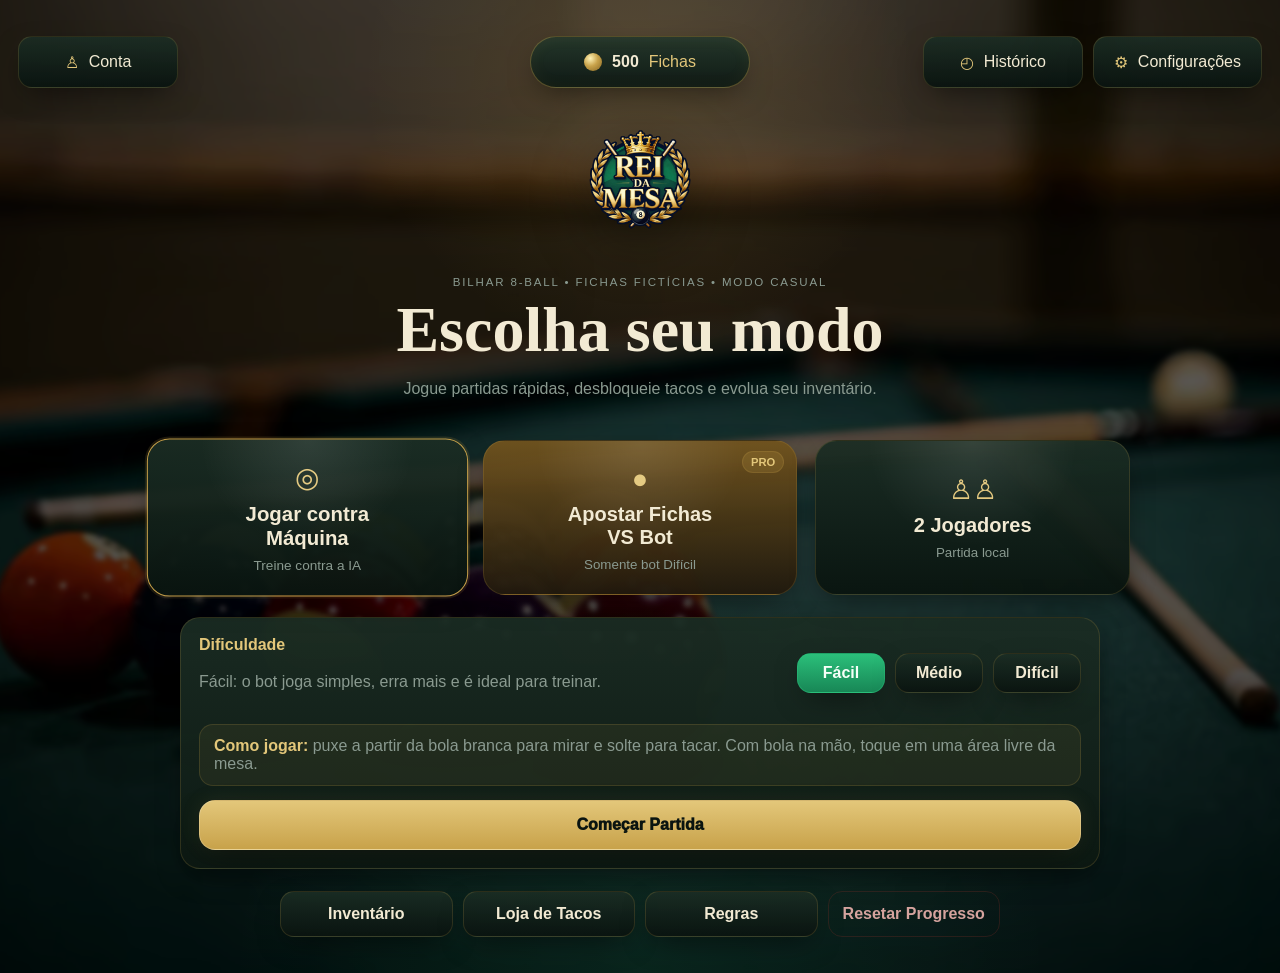
<file: index.html>
<!DOCTYPE html>
<html lang="pt-BR">
<head>
  <meta charset="UTF-8" />
  <meta name="viewport" content="width=device-width, initial-scale=1.0" />
  <title>Rei da Mesa</title>
  <link rel="stylesheet" href="styles.css" />
</head>
<body>
  <main class="app-root">
    <section id="menuScreen" class="screen menu-screen" aria-label="Menu principal do jogo Rei da Mesa">
      <div class="menu-bg" aria-hidden="true"></div>
      <div class="menu-overlay" aria-hidden="true"></div>

      <header class="top-strip" aria-label="Barra principal">
        <div class="top-left">
          <button class="top-btn" id="accountBtn" type="button" aria-label="Abrir conta do jogador">
            <span class="btn-icon" aria-hidden="true">♙</span><span>Conta</span>
          </button>
        </div>
        <div class="top-center">
          <div class="chips-pill" id="menuChipsPill" aria-label="Saldo de fichas fictícias">
            <span class="coin-icon" aria-hidden="true">●</span><strong id="menuChips">500</strong><span>Fichas</span>
          </div>
        </div>
        <div class="top-right-actions">
          <button class="top-btn" id="historyBtn" type="button" aria-label="Abrir histórico de partidas">
            <span class="btn-icon" aria-hidden="true">◴</span><span>Histórico</span>
          </button>
          <button class="top-btn" id="settingsBtn" type="button" aria-label="Abrir configurações">
            <span class="btn-icon" aria-hidden="true">⚙</span><span>Configurações</span>
          </button>
        </div>
      </header>

      <div class="menu-center-wrap">
        <img src="assets/logo/logo-rei-da-mesa.png" alt="Logo Rei da Mesa" class="main-logo" />
        <div class="hero-copy">
          <p class="eyebrow">bilhar 8-ball • fichas fictícias • modo casual</p>
          <h1>Escolha seu modo</h1>
          <p>Jogue partidas rápidas, desbloqueie tacos e evolua seu inventário.</p>
        </div>

        <div class="main-actions-grid" role="group" aria-label="Modos de jogo">
          <button class="hero-option blue-option active" id="vsBotBtn" type="button" aria-label="Selecionar jogar contra máquina">
            <span class="icon" aria-hidden="true">◎</span>
            <span>Jogar contra<br>Máquina</span>
            <small>Treine contra a IA</small>
          </button>
          <button class="hero-option gold-option" id="betBotBtn" type="button" aria-label="Selecionar partida com fichas fictícias contra bot difícil">
            <span class="pro-badge">PRO</span>
            <span class="icon" aria-hidden="true">●</span>
            <span>Apostar Fichas<br>VS Bot</span>
            <small>Somente bot Difícil</small>
          </button>
          <button class="hero-option blue-option" id="twoPlayersBtn" type="button" aria-label="Selecionar modo dois jogadores local">
            <span class="icon" aria-hidden="true">♙♙</span>
            <span>2 Jogadores</span>
            <small>Partida local</small>
          </button>
        </div>

        <div class="menu-panel card" id="modePanel">
          <div class="panel-row" id="difficultyRow">
            <div>
              <div class="row-title">Dificuldade</div>
              <p class="panel-note" id="difficultyDescription">Fácil: ideal para treinar, o bot erra mais e joga simples.</p>
            </div>
            <div class="choice-group" id="difficultyGroup">
              <button class="choice-btn active" data-difficulty="easy" type="button" aria-label="Dificuldade fácil">Fácil</button>
              <button class="choice-btn" data-difficulty="medium" type="button" aria-label="Dificuldade média">Médio</button>
              <button class="choice-btn" data-difficulty="hard" type="button" aria-label="Dificuldade difícil">Difícil</button>
            </div>
          </div>
          <div class="panel-row hidden" id="betRow">
            <div>
              <div class="row-title">Aposta de fichas</div>
              <p class="panel-note">Fichas são apenas economia fictícia do jogo. Não há dinheiro real.</p>
            </div>
            <div class="choice-group" id="betGroup">
              <button class="choice-btn active" data-bet="25" type="button">25</button>
              <button class="choice-btn" data-bet="50" type="button">50</button>
              <button class="choice-btn" data-bet="100" type="button">100</button>
              <button class="choice-btn" data-bet="250" type="button">250</button>
            </div>
          </div>
          <div class="quick-guide">
            <strong>Como jogar:</strong> puxe a partir da bola branca para mirar e solte para tacar. Com bola na mão, toque em uma área livre da mesa.
          </div>
          <button class="start-btn" id="startBtn" type="button">Começar Partida</button>
        </div>

        <nav class="lower-actions" aria-label="Ações secundárias">
          <button class="slim-btn" id="inventoryBtn" type="button" aria-label="Abrir inventário de tacos">Inventário</button>
          <button class="slim-btn" id="shopBtn" type="button" aria-label="Abrir loja de tacos">Loja de Tacos</button>
          <button class="slim-btn" id="rulesBtn" type="button" aria-label="Abrir regras da bola oito">Regras</button>
          <button class="slim-btn danger-text" id="resetBtn" type="button" aria-label="Resetar progresso do jogo">Resetar Progresso</button>
        </nav>
      </div>
    </section>

    <section id="gameScreen" class="screen game-screen hidden" aria-label="Tela da partida">
      <div class="orientation-hint">Para jogar melhor no celular, vire a tela para o modo paisagem.</div>
      <div class="game-wrapper">
        <header class="game-header card">
          <div class="game-header-left">
            <button class="round-btn" id="backMenuBtn" type="button" aria-label="Voltar ao menu">☰</button>
            <button class="round-btn" id="gameAccountBtn" type="button" aria-label="Abrir conta">♙</button>
            <button class="round-btn" id="restartMatchBtn" type="button" aria-label="Reiniciar partida atual">R</button>
            <div class="table-mode" id="modeLabel">VS Bot • Fácil</div>
          </div>
          <div class="game-header-center">
            <div class="player-chip active-turn" id="player0Chip">
              <img src="assets/avatars/avatar-1.png" alt="Avatar do Jogador 1" id="player0AvatarImg">
              <div>
                <strong id="player0Name">Você</strong>
                <small id="player0Group">Grupo aberto</small>
              </div>
            </div>
            <div class="turn-box">
              <span>Vez</span>
              <strong id="turnLabel">Jogador 1</strong>
              <small id="turnTimer">30s</small>
            </div>
            <div class="player-chip" id="player1Chip">
              <div>
                <strong id="player1Name">Bot Fácil</strong>
                <small id="player1Group">Grupo aberto</small>
              </div>
              <img src="assets/avatars/avatar-2.png" alt="Avatar do Jogador 2" id="player1AvatarImg">
            </div>
          </div>
          <div class="game-header-right">
            <div class="chips-pill small"><span class="coin-icon" aria-hidden="true">●</span><strong id="gameChips">500</strong></div>
            <button class="round-btn" id="gameHistoryBtn" type="button" aria-label="Abrir histórico">◴</button>
          </div>
        </header>

        <div class="game-body">
          <div class="game-main-area card">
            <div class="canvas-toolbar">
              <div class="toolbar-badge" id="statusBadge">Mesa aberta</div>
              <div class="toolbar-badge cue-name" id="cueNameBadge">Taco Básico</div>
              <div class="toolbar-badge tip" id="contextTip">Dica: use a linha pontilhada para prever a batida.</div>
            </div>
            <div class="canvas-holder" id="canvasHolder">
              <canvas id="gameCanvas" width="1400" height="840" aria-label="Mesa de bilhar em canvas">Seu navegador não suporta Canvas. Use um navegador moderno para jogar Rei da Mesa.</canvas>
            </div>
          </div>

          <aside class="game-side-panel card" aria-label="Painel de controle da partida">
            <div class="side-section power-section">
              <div class="side-title">Potência</div>
              <div class="power-vertical" aria-hidden="true"><div id="powerFill"></div></div>
              <small>Quanto mais longe puxar, mais forte será a tacada.</small>
            </div>
            <div class="side-section spin-section">
              <div class="side-title">Efeito</div>
              <div class="spin-control" id="spinControl" aria-label="Controle visual de efeito da bola branca">
                <div class="spin-dot" id="spinDot"></div>
              </div>
              <small>Controle visual de efeito. Mantido simples para jogabilidade casual.</small>
            </div>
            <div class="side-section">
              <div class="side-title">Bolas restantes</div>
              <div class="balls-grid" id="remainingBalls"></div>
            </div>
            <div class="side-section">
              <div class="side-title">Tacos</div>
              <div class="cue-mini-list" id="cueList"></div>
            </div>
          </aside>
        </div>
      </div>
    </section>
  </main>

  <dialog id="accountDialog" class="modal">
    <div class="modal-card large-card">
      <div class="modal-header">
        <h2>Conta</h2>
        <button class="close-btn" data-close="accountDialog" type="button" aria-label="Fechar conta">✕</button>
      </div>
      <div class="account-grid">
        <div class="card inner-card account-profile-card">
          <h3>Perfil do Jogador</h3>
          <div class="profile-editor">
            <label class="setting-row compact-row">
              <span>Nome</span>
              <input type="text" id="playerNameInput" maxlength="18" placeholder="Você" aria-label="Nome do jogador">
            </label>
            <div class="account-summary-row">
              <div class="summary-pill">Fichas: <strong id="accountChips">500</strong></div>
              <div class="summary-pill">Taco atual: <strong id="accountSelectedCue">Taco Básico</strong></div>
            </div>
          </div>
          <h3>Avatar</h3>
          <div class="avatar-grid" id="avatarGrid"></div>
        </div>
        <div class="card inner-card">
          <h3>Inventário de tacos</h3>
          <p class="modal-help">Aqui ficam os tacos desbloqueados ou comprados. Cada taco melhora força e precisão de mira.</p>
          <div class="inventory-list" id="inventoryList"></div>
        </div>
      </div>
    </div>
  </dialog>

  <dialog id="shopDialog" class="modal">
    <div class="modal-card large-card">
      <div class="modal-header">
        <h2>Loja de Tacos</h2>
        <button class="close-btn" data-close="shopDialog" type="button" aria-label="Fechar loja">✕</button>
      </div>
      <p class="modal-help">Compre tacos usando apenas fichas fictícias do jogo. Não há dinheiro real.</p>
      <div class="shop-list" id="shopList"></div>
    </div>
  </dialog>

  <dialog id="historyDialog" class="modal">
    <div class="modal-card">
      <div class="modal-header">
        <h2>Histórico</h2>
        <div class="modal-actions">
          <button class="mini-action-btn" id="clearHistoryBtn" type="button">Limpar</button>
          <button class="close-btn" data-close="historyDialog" type="button" aria-label="Fechar histórico">✕</button>
        </div>
      </div>
      <div class="history-list" id="historyList"></div>
    </div>
  </dialog>

  <dialog id="settingsDialog" class="modal">
    <div class="modal-card">
      <div class="modal-header">
        <h2>Configurações</h2>
        <button class="close-btn" data-close="settingsDialog" type="button" aria-label="Fechar configurações">✕</button>
      </div>
      <div class="settings-list">
        <label class="setting-row">
          <span>Volume</span>
          <input type="range" id="volumeSlider" min="0" max="100" value="55" aria-label="Volume">
        </label>
        <label class="setting-row">
          <span>Sensibilidade da mira</span>
          <input type="range" id="aimSensitivitySlider" min="60" max="150" value="100" aria-label="Sensibilidade da mira">
        </label>
        <label class="setting-row">
          <span>Assistência de mira</span>
          <input type="checkbox" id="aimAssistToggle" checked aria-label="Assistência de mira">
        </label>
        <label class="setting-row">
          <span>Mesa rápida</span>
          <input type="checkbox" id="fastTableToggle" aria-label="Mesa rápida">
        </label>
      </div>
    </div>
  </dialog>

  <dialog id="rulesDialog" class="modal">
    <div class="modal-card large-card">
      <div class="modal-header">
        <h2>Regras da Bola 8</h2>
        <button class="close-btn" data-close="rulesDialog" type="button" aria-label="Fechar regras">✕</button>
      </div>
      <ol class="rules-list">
        <li>A mesa começa aberta. O grupo é definido pela primeira bola lisa ou listrada encaçapada legalmente.</li>
        <li>Bolas 1 a 7 são lisas. Bolas 9 a 15 são listradas. A bola 8 só pode ser encaçapada no final.</li>
        <li>Após definir o grupo, você deve acertar primeiro uma bola do seu grupo.</li>
        <li>Se encaçapar uma bola do seu grupo em jogada legal, continua jogando.</li>
        <li>É falta encaçapar a branca, não encostar em nenhuma bola ou atingir primeiro uma bola errada.</li>
        <li>Depois de uma falta, o adversário recebe bola na mão.</li>
        <li>Encaçapar a bola 8 antes da hora perde o jogo.</li>
      </ol>
    </div>
  </dialog>

  <dialog id="resetConfirmDialog" class="modal">
    <div class="modal-card confirm-card">
      <div class="modal-header">
        <h2>Tem certeza?</h2>
        <button class="close-btn" data-close="resetConfirmDialog" type="button" aria-label="Cancelar reset">✕</button>
      </div>
      <p class="confirm-text">Isso vai apagar fichas, histórico, nome, taco equipado e desbloqueios locais.</p>
      <label class="reset-check"><input type="checkbox" id="resetAgree"> Entendo que perderei minhas fichas e itens locais.</label>
      <div class="confirm-actions">
        <button class="slim-btn" data-close="resetConfirmDialog" type="button">Cancelar</button>
        <button class="slim-btn danger" id="confirmResetBtn" type="button" disabled>Sim, resetar</button>
      </div>
    </div>
  </dialog>

  <dialog id="messageDialog" class="modal">
    <div class="modal-card confirm-card">
      <div class="modal-header">
        <h2 id="messageTitle">Aviso</h2>
        <button class="close-btn" data-close="messageDialog" type="button" aria-label="Fechar aviso">✕</button>
      </div>
      <p class="confirm-text" id="messageText">Mensagem do jogo.</p>
      <div class="confirm-actions">
        <button class="start-btn" data-close="messageDialog" type="button">Entendi</button>
      </div>
    </div>
  </dialog>

  <dialog id="tutorialDialog" class="modal">
    <div class="modal-card large-card tutorial-card">
      <div class="modal-header">
        <h2>Tutorial rápido</h2>
        <button class="close-btn" data-close="tutorialDialog" type="button" aria-label="Fechar tutorial">✕</button>
      </div>
      <div class="tutorial-grid">
        <div><strong>1. Mire</strong><p>Arraste a partir da bola branca. A linha pontilhada mostra a direção.</p></div>
        <div><strong>2. Controle força</strong><p>Quanto mais longe puxar, maior a potência da tacada.</p></div>
        <div><strong>3. Bola 8</strong><p>Derrube todas as bolas do seu grupo antes de encaçapar a 8.</p></div>
      </div>
      <button class="start-btn" id="tutorialOkBtn" type="button">Começar</button>
    </div>
  </dialog>

  <dialog id="endDialog" class="modal">
    <div class="modal-card end-card">
      <div class="trophy">★</div>
      <h2 id="endTitle">Vitória!</h2>
      <p id="endText">Você venceu a partida.</p>
      <div class="end-actions">
        <button class="start-btn" id="playAgainBtn" type="button">Jogar Novamente</button>
        <button class="slim-btn" id="endMenuBtn" type="button">Voltar ao Menu</button>
      </div>
    </div>
  </dialog>

  <div class="toast-stack" id="toastStack" aria-live="polite" aria-atomic="true"></div>
  <script src="script.js"></script>
</body>
</html>
</file>
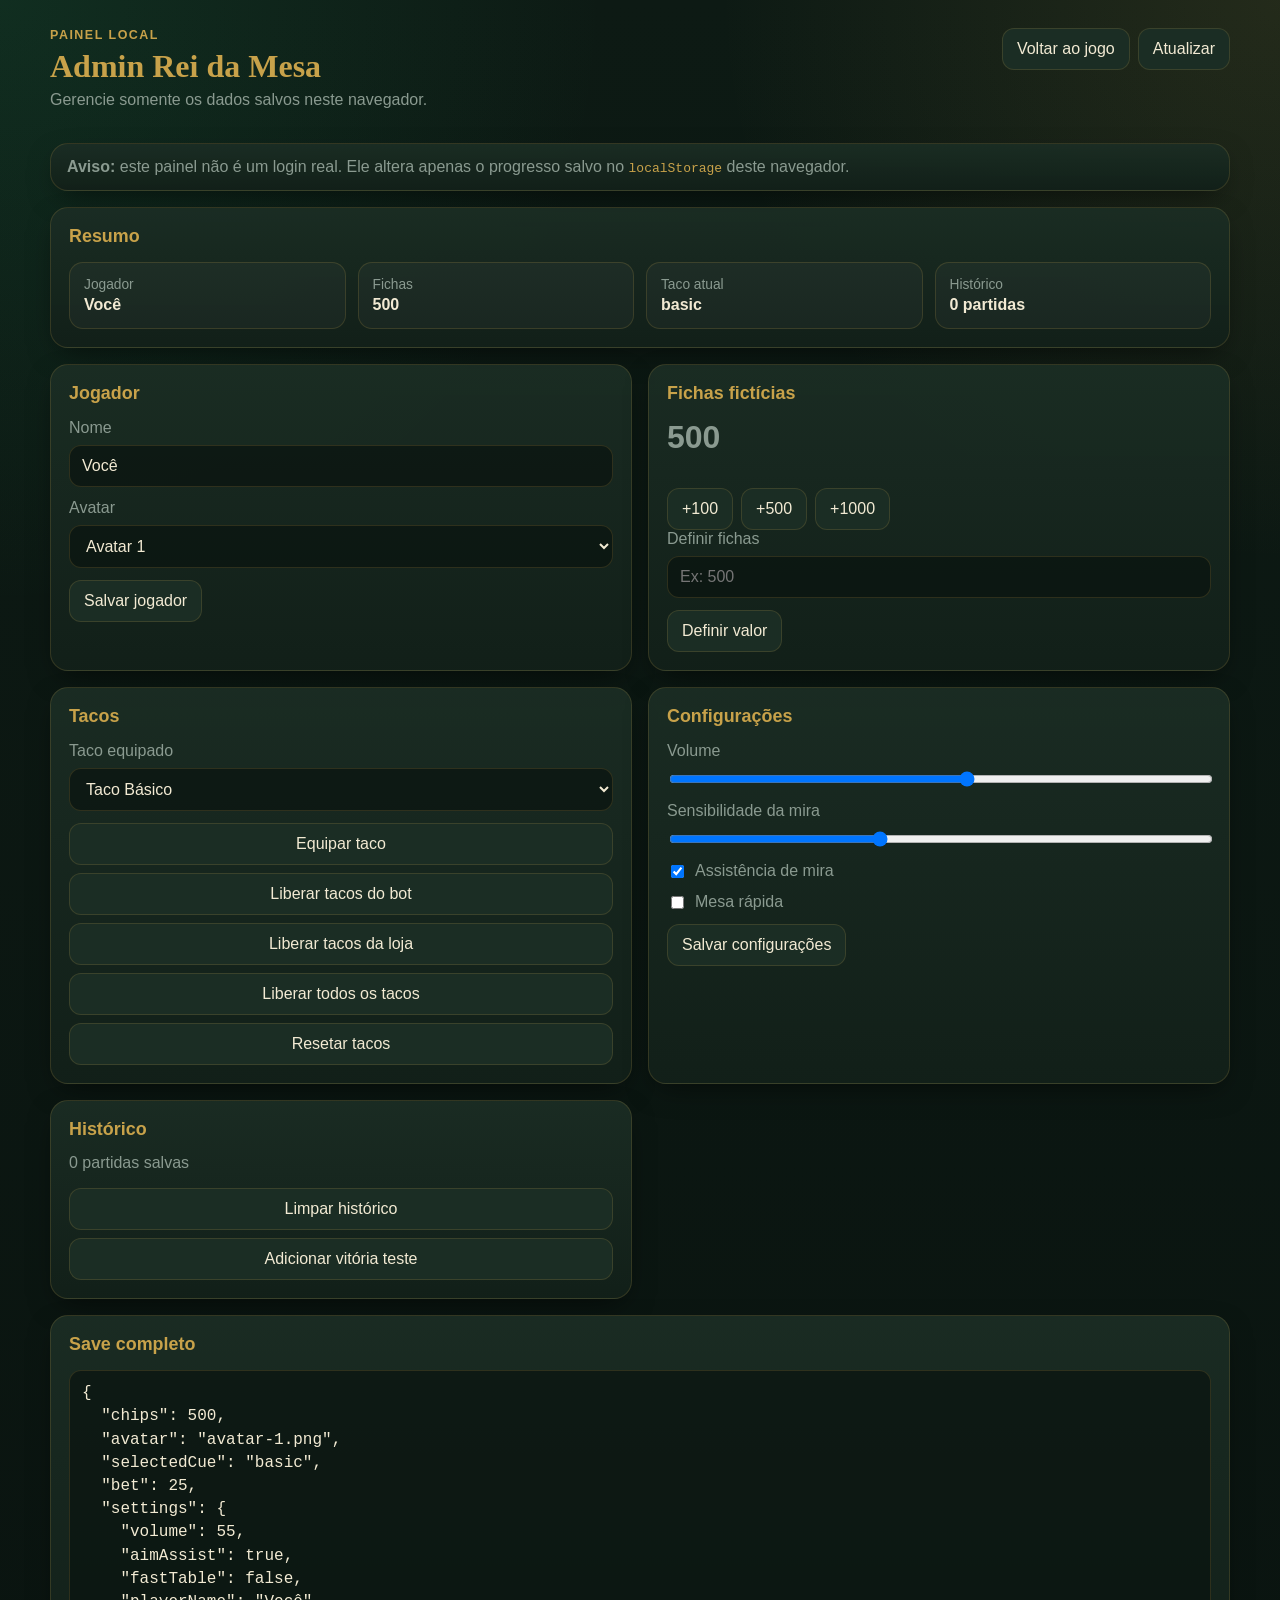
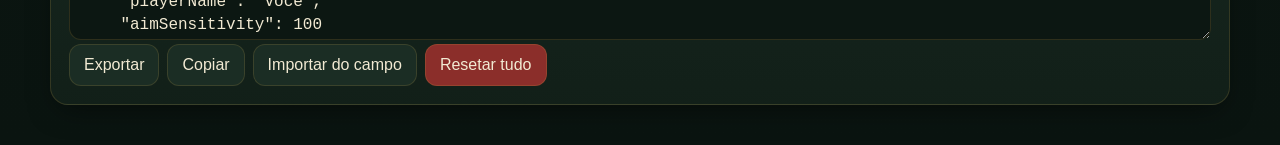
<file: admin.html>
<!DOCTYPE html>
<html lang="pt-BR">
<head>
  <meta charset="UTF-8" />
  <meta name="viewport" content="width=device-width, initial-scale=1.0" />
  <title>Admin - Rei da Mesa</title>
  <link rel="stylesheet" href="admin.css" />
</head>
<body>
  <main class="admin">
    <header class="admin-header">
      <div>
        <p class="eyebrow">Painel local</p>
        <h1>Admin Rei da Mesa</h1>
        <p class="subtitle">Gerencie somente os dados salvos neste navegador.</p>
      </div>
      <div class="header-actions">
        <a class="back-btn" href="index.html">Voltar ao jogo</a>
        <button id="refreshBtn" type="button">Atualizar</button>
      </div>
    </header>

    <section class="warning-card">
      <strong>Aviso:</strong> este painel não é um login real. Ele altera apenas o progresso salvo no <code>localStorage</code> deste navegador.
    </section>

    <section class="grid">
      <article class="card status-card">
        <h2>Resumo</h2>
        <div class="stats">
          <div><span>Jogador</span><strong id="summaryName">Você</strong></div>
          <div><span>Fichas</span><strong id="summaryChips">500</strong></div>
          <div><span>Taco atual</span><strong id="summaryCue">basic</strong></div>
          <div><span>Histórico</span><strong id="summaryHistory">0 partidas</strong></div>
        </div>
      </article>

      <article class="card">
        <h2>Jogador</h2>
        <label>
          Nome
          <input id="playerName" type="text" maxlength="18" placeholder="Você" />
        </label>
        <label>
          Avatar
          <select id="avatarSelect">
            <option value="avatar-1.png">Avatar 1</option>
            <option value="avatar-2.png">Avatar 2</option>
            <option value="avatar-3.png">Avatar 3</option>
            <option value="avatar-4.png">Avatar 4</option>
            <option value="avatar-5.png">Avatar 5</option>
            <option value="avatar-6.png">Avatar 6</option>
          </select>
        </label>
        <button id="savePlayerBtn" type="button">Salvar jogador</button>
      </article>

      <article class="card">
        <h2>Fichas fictícias</h2>
        <p class="big-number" id="chipsValue">500</p>
        <div class="actions">
          <button data-add-chips="100" type="button">+100</button>
          <button data-add-chips="500" type="button">+500</button>
          <button data-add-chips="1000" type="button">+1000</button>
        </div>
        <label>
          Definir fichas
          <input id="setChipsInput" type="number" min="0" placeholder="Ex: 500" />
        </label>
        <button id="setChipsBtn" type="button">Definir valor</button>
      </article>

      <article class="card">
        <h2>Tacos</h2>
        <label>
          Taco equipado
          <select id="selectedCue">
            <option value="basic">Taco Básico</option>
            <option value="easy">Taco Bronze</option>
            <option value="medium">Taco Azul</option>
            <option value="hard">Taco Inferno</option>
            <option value="ruby">Taco Ruby</option>
            <option value="sapphire">Taco Sapphire</option>
            <option value="emerald">Taco Emerald</option>
            <option value="obsidian">Taco Obsidian</option>
            <option value="aurora">Taco Aurora</option>
            <option value="titan">Taco Titan</option>
            <option value="royal">Taco Royal</option>
          </select>
        </label>
        <div class="actions vertical">
          <button id="saveCueBtn" type="button">Equipar taco</button>
          <button id="unlockBotCuesBtn" type="button">Liberar tacos do bot</button>
          <button id="unlockShopCuesBtn" type="button">Liberar tacos da loja</button>
          <button id="unlockAllCuesBtn" type="button">Liberar todos os tacos</button>
          <button id="resetCuesBtn" type="button">Resetar tacos</button>
        </div>
      </article>

      <article class="card">
        <h2>Configurações</h2>
        <label>
          Volume
          <input id="volumeInput" type="range" min="0" max="100" />
        </label>
        <label>
          Sensibilidade da mira
          <input id="aimSensitivityInput" type="range" min="50" max="180" />
        </label>
        <label class="check-row">
          <input id="aimAssistInput" type="checkbox" />
          Assistência de mira
        </label>
        <label class="check-row">
          <input id="fastTableInput" type="checkbox" />
          Mesa rápida
        </label>
        <button id="saveSettingsBtn" type="button">Salvar configurações</button>
      </article>

      <article class="card">
        <h2>Histórico</h2>
        <p id="historyCount">0 partidas</p>
        <div class="actions vertical">
          <button id="clearHistoryBtn" type="button">Limpar histórico</button>
          <button id="addWinHistoryBtn" type="button">Adicionar vitória teste</button>
        </div>
      </article>

      <article class="card wide">
        <h2>Save completo</h2>
        <textarea id="saveOutput" spellcheck="false"></textarea>
        <div class="actions">
          <button id="exportSaveBtn" type="button">Exportar</button>
          <button id="copySaveBtn" type="button">Copiar</button>
          <button id="importSaveBtn" type="button">Importar do campo</button>
          <button id="resetAllBtn" class="danger" type="button">Resetar tudo</button>
        </div>
      </article>
    </section>
  </main>

  <div id="toast" class="toast" role="status" aria-live="polite"></div>

  <dialog id="confirmDialog" class="confirm-dialog">
    <form method="dialog" class="confirm-card">
      <h2>Confirmar ação</h2>
      <p id="confirmText">Tem certeza?</p>
      <div class="actions right">
        <button value="cancel" type="submit">Cancelar</button>
        <button id="confirmOkBtn" value="ok" class="danger" type="submit">Confirmar</button>
      </div>
    </form>
  </dialog>

  <script src="admin.js"></script>
</body>
</html>
</file>
<file: styles.css>
:root {
  --background: #0a1410;
  --background-2: #06100c;
  --surface: #122019;
  --surface-2: #1b2d24;
  --surface-3: rgba(18, 32, 25, .88);
  --primary: #c8a24a;
  --primary-2: #e3c77a;
  --primary-foreground: #0a1410;
  --accent: #2bbf7a;
  --accent-2: #188756;
  --destructive: #8b2e2a;
  --foreground: #f2ead3;
  --muted-foreground: #8a9a90;
  --border: rgba(200, 162, 74, .18);
  --border-strong: rgba(200, 162, 74, .38);
  --shadow: 0 10px 30px -10px rgba(0, 0, 0, .6);
  --radius-xl: 28px;
  --radius-lg: 20px;
  --radius-md: 16px;
  --radius-sm: 12px;
  --focus: 0 0 0 2px var(--primary), 0 0 0 5px rgba(200, 162, 74, .18);
}

* { box-sizing: border-box; }
html, body { margin: 0; min-height: 100%; }
body {
  font-family: Inter, Manrope, "Segoe UI", Arial, sans-serif;
  color: var(--foreground);
  background: radial-gradient(circle at top, #173327 0%, var(--background) 52%, #030806 100%);
  overflow-x: hidden;
}
button, input { font: inherit; }
button { cursor: pointer; border: 0; color: inherit; }
img { display: block; max-width: 100%; }
.hidden { display: none !important; }
.screen { min-height: 100svh; }
:focus-visible { outline: none; box-shadow: var(--focus); }

.card, .modal-card {
  background: linear-gradient(180deg, rgba(27, 45, 36, .94), rgba(13, 25, 19, .96));
  border: 1px solid var(--border);
  border-radius: var(--radius-lg);
  box-shadow: var(--shadow);
}

.menu-screen { position: relative; overflow: hidden; padding: 18px; }
.menu-bg {
  position: absolute; inset: 0;
  background:
    linear-gradient(180deg, rgba(0,0,0,.55), rgba(0,0,0,.68)),
    url('./assets/backgrounds/lobby-bg-custom.png') center/cover no-repeat;
  filter: blur(2px) saturate(.96) brightness(.86);
  transform: scale(1.015);
}
.menu-overlay {
  position: absolute; inset: 0;
  background:
    radial-gradient(circle at 50% 8%, rgba(200,162,74,.16), transparent 25%),
    radial-gradient(circle at 50% 100%, rgba(43,191,122,.10), transparent 35%);
}
.top-strip {
  position: sticky;
  top: 12px;
  z-index: 5;
  height: 64px;
  display: grid;
  grid-template-columns: 1fr auto 1fr;
  align-items: center;
  gap: 12px;
}
.top-left { justify-self: start; }
.top-center { justify-self: center; }
.top-right-actions { justify-self: end; display: flex; align-items: center; gap: 10px; }
.top-btn, .chips-pill, .slim-btn, .choice-btn, .round-btn, .mini-action-btn, .close-btn, .start-btn, .hero-option, .inventory-card, .shop-card, .cue-item, .avatar-option {
  transition: transform .18s ease, filter .18s ease, border-color .18s ease, background .18s ease, box-shadow .18s ease;
}
.top-btn, .round-btn, .mini-action-btn, .close-btn, .slim-btn, .choice-btn {
  background: linear-gradient(180deg, rgba(27,45,36,.90), rgba(10,20,16,.96));
  border: 1px solid var(--border);
  border-radius: 14px;
  box-shadow: var(--shadow);
}
.top-btn { min-width: 160px; height: 52px; padding: 0 20px; display: inline-flex; gap: 10px; align-items: center; justify-content: center; color: var(--foreground); }
.btn-icon { color: var(--primary-2); }
.chips-pill {
  min-width: 220px;
  height: 52px;
  padding: 0 22px;
  border-radius: 999px;
  display: inline-flex;
  align-items: center;
  justify-content: center;
  gap: 10px;
  color: var(--primary-2);
  background: linear-gradient(180deg, rgba(35, 54, 43, .96), rgba(14, 25, 20, .98));
  border: 1px solid var(--border-strong);
  box-shadow: var(--shadow), inset 0 0 16px rgba(200,162,74,.06);
}
.chips-pill strong { color: var(--foreground); }
.chips-pill.small { min-width: 120px; height: 44px; padding: 0 16px; }
.coin-icon { width: 18px; height: 18px; border-radius: 50%; background: radial-gradient(circle at 35% 30%, #fff2b5, var(--primary) 45%, #846422 100%); color: transparent; animation: coinPulse 2.4s ease-in-out infinite; }
@keyframes coinPulse { 0%,100%{transform:scale(1)} 50%{transform:scale(1.1)} }

.menu-center-wrap { position: relative; z-index: 2; min-height: calc(100svh - 96px); display: flex; flex-direction: column; align-items: center; justify-content: center; gap: 22px; padding: 24px 0 18px; }
.main-logo { width: min(260px, 56vw); filter: drop-shadow(0 16px 30px rgba(0,0,0,.38)); }
.hero-copy { text-align: center; max-width: 720px; }
.eyebrow { margin: 0 0 8px; color: var(--primary-2); text-transform: uppercase; letter-spacing: .16em; font-size: .72rem; }
.hero-copy h1 { font-family: Georgia, "Times New Roman", serif; font-size: clamp(2.1rem, 5vw, 4.1rem); margin: 0; line-height: .95; }
.hero-copy p { color: var(--muted-foreground); line-height: 1.55; }

.main-actions-grid { width: min(980px, 100%); display: grid; grid-template-columns: repeat(3, minmax(0,1fr)); gap: 18px; }
.hero-option {
  position: relative;
  min-height: 132px;
  padding: 22px 18px;
  border-radius: 22px;
  display: flex;
  flex-direction: column;
  justify-content: center;
  align-items: center;
  gap: 8px;
  text-align: center;
  background: linear-gradient(180deg, rgba(27,45,36,.94), rgba(9,20,15,.96));
  border: 1px solid var(--border);
  box-shadow: var(--shadow);
  overflow: hidden;
}
.hero-option::after { content:""; position: absolute; inset: 0; background: radial-gradient(circle at 50% 0%, rgba(255,255,255,.10), transparent 48%); pointer-events:none; }
.hero-option .icon { font-size: 1.7rem; color: var(--primary-2); }
.hero-option > span:not(.icon):not(.pro-badge) { font-size: 1.25rem; font-weight: 800; }
.hero-option small { color: var(--muted-foreground); }
.hero-option.active { border-color: var(--primary); transform: scale(1.02); box-shadow: var(--shadow), 0 0 0 2px rgba(200,162,74,.15); }
.gold-option { background: linear-gradient(180deg, rgba(112, 83, 30, .96), rgba(33, 25, 13, .96)); }
.pro-badge { position: absolute; top: 10px; right: 12px; padding: 4px 8px; border-radius: 999px; background: rgba(200,162,74,.18); color: var(--primary-2); border: 1px solid var(--border); font-size: .7rem; font-weight: 900; }
.menu-panel { width: min(920px, 100%); padding: 18px; display: grid; gap: 14px; }
.panel-row { display: flex; justify-content: space-between; align-items: center; gap: 16px; flex-wrap: wrap; }
.row-title { font-weight: 900; color: var(--primary-2); margin-bottom: 4px; }
.panel-note, .modal-help, .confirm-text { color: var(--muted-foreground); line-height: 1.5; }
.choice-group { display: flex; flex-wrap: wrap; gap: 10px; }
.choice-btn { min-width: 88px; padding: 10px 16px; color: var(--foreground); font-weight: 800; }
.choice-btn.active { background: linear-gradient(180deg, var(--accent), var(--accent-2)); color: #f6fff8; border-color: rgba(43,191,122,.45); }
.choice-btn.locked-choice { opacity: .55; }
.quick-guide { padding: 12px 14px; border-radius: 14px; background: rgba(200,162,74,.08); border: 1px solid var(--border); color: var(--muted-foreground); }
.quick-guide strong { color: var(--primary-2); }
.start-btn { padding: 15px 20px; border-radius: 16px; background: linear-gradient(180deg, var(--primary-2), var(--primary)); color: var(--primary-foreground); font-weight: 950; border: 1px solid rgba(255,255,255,.2); box-shadow: var(--shadow), 0 0 20px rgba(200,162,74,.10); }
.lower-actions { width: min(720px, 100%); display: grid; grid-template-columns: repeat(4, 1fr); gap: 10px; }
.slim-btn { padding: 13px 14px; color: var(--foreground); font-weight: 800; }
.danger-text { background: transparent; box-shadow: none; color: #d5a39e; border-color: rgba(139,46,42,.26); }
.danger { background: linear-gradient(180deg, #9a3935, var(--destructive)) !important; color: var(--foreground); }
button:hover { filter: brightness(1.06); transform: translateY(-2px); }
button:disabled { opacity: .55; cursor: not-allowed; transform: none !important; filter: none !important; }

.game-screen { padding: 12px; background: radial-gradient(circle at top, rgba(43,191,122,.12), transparent 30%), linear-gradient(180deg, #08120e, #040806); }
.orientation-hint { display: none; margin: 0 auto 8px; width: min(760px, 100%); padding: 10px 14px; border-radius: 14px; background: rgba(200,162,74,.12); border: 1px solid var(--border); color: var(--primary-2); text-align: center; }
.game-wrapper { width: min(1500px, 100%); margin: 0 auto; display: grid; gap: 12px; }
.game-header { padding: 12px; display: grid; grid-template-columns: 1fr auto 1fr; gap: 12px; align-items: center; }
.game-header-left, .game-header-center, .game-header-right { display: flex; align-items: center; gap: 10px; flex-wrap: wrap; }
.game-header-right { justify-content: flex-end; }
.round-btn { width: 46px; height: 46px; color: var(--foreground); font-weight: 900; }
.table-mode, .toolbar-badge, .turn-box { border-radius: 999px; padding: 10px 14px; background: rgba(255,255,255,.05); border: 1px solid var(--border); color: var(--primary-2); }
.player-chip { display: flex; align-items: center; gap: 10px; padding: 10px 12px; border-radius: 18px; background: rgba(255,255,255,.045); border: 1px solid var(--border); min-width: 190px; }
.player-chip img { width: 52px; height: 52px; object-fit: cover; border-radius: 50%; border: 3px solid rgba(242,234,211,.16); }
.player-chip small { display: block; color: var(--muted-foreground); }
.active-turn { border-color: var(--primary); box-shadow: 0 0 0 2px rgba(200,162,74,.15), 0 0 20px rgba(200,162,74,.14); animation: activePulse 1.6s ease-in-out infinite; }
@keyframes activePulse { 0%,100%{box-shadow:0 0 0 2px rgba(200,162,74,.12),0 0 16px rgba(200,162,74,.08)} 50%{box-shadow:0 0 0 3px rgba(200,162,74,.22),0 0 24px rgba(200,162,74,.18)} }
.turn-box { text-align: center; border-radius: 18px; min-width: 118px; }
.turn-box span, .turn-box small { display: block; color: var(--muted-foreground); font-size: .78rem; text-transform: uppercase; letter-spacing: .08em; }
.game-body { display: grid; grid-template-columns: minmax(0, 1fr) 310px; gap: 12px; align-items: start; }
.game-main-area { padding: 10px; }
.canvas-toolbar { display: flex; gap: 8px; justify-content: space-between; align-items: center; flex-wrap: wrap; margin-bottom: 10px; }
.toolbar-badge { color: var(--foreground); border-radius: 14px; }
.toolbar-badge.tip { color: var(--muted-foreground); flex: 1; text-align: center; }
.cue-name { color: var(--primary-2); }
.canvas-holder { border-radius: 22px; padding: 10px; background: linear-gradient(180deg, rgba(8,18,13,.95), rgba(3,7,5,.98)); border: 1px solid var(--border); overflow: hidden; box-shadow: inset 0 0 30px rgba(0,0,0,.35); }
.canvas-holder.impact { animation: impactFlash .22s ease; }
@keyframes impactFlash { 0%{filter:brightness(1.18)} 100%{filter:brightness(1)} }
#gameCanvas { display: block; width: 100%; max-width: 1400px; height: auto; margin: 0 auto; border-radius: 16px; background: #08110d; touch-action: none; }
.game-side-panel { padding: 12px; display: grid; gap: 12px; }
.side-section { padding: 12px; border-radius: 16px; background: rgba(255,255,255,.04); border: 1px solid var(--border); }
.side-title { color: var(--primary-2); font-weight: 900; margin-bottom: 10px; }
.side-section small { color: var(--muted-foreground); line-height: 1.35; }
.power-vertical { position: relative; height: 220px; width: 24px; margin: 0 auto 10px; border-radius: 999px; background: rgba(255,255,255,.08); overflow: hidden; border: 1px solid var(--border); }
.power-vertical #powerFill { position: absolute; left: 0; bottom: 0; width: 100%; height: 0; border-radius: inherit; background: linear-gradient(180deg, #d9433b, #e2ba48 45%, #2bbf7a); box-shadow: 0 0 18px rgba(43,191,122,.3); }
.spin-control { width: 74px; height: 74px; border-radius: 50%; margin: 0 auto 10px; background: radial-gradient(circle at 35% 32%, #ffffff, #d9d9d9 62%, #9f9f9f); border: 2px solid rgba(255,255,255,.24); position: relative; }
.spin-dot { position: absolute; left: 50%; top: 50%; width: 12px; height: 12px; border-radius: 50%; background: var(--destructive); transform: translate(-50%,-50%); box-shadow: 0 0 0 3px rgba(139,46,42,.20); }
.balls-grid { display: grid; grid-template-columns: repeat(5, 1fr); gap: 8px; }
.ball-mini { width: 22px; height: 22px; border-radius: 50%; margin: 0 auto; border: 1px solid rgba(0,0,0,.45); box-shadow: inset 0 1px 0 rgba(255,255,255,.35), 0 2px 8px rgba(0,0,0,.28); }
.ball-mini.inactive { opacity: .25; filter: grayscale(1); }
.cue-mini-list, .inventory-list, .history-list, .avatar-grid, .shop-list { display: grid; gap: 10px; }
.cue-item, .inventory-card, .shop-card, .history-item, .avatar-option { padding: 12px; border-radius: 16px; background: rgba(255,255,255,.05); border: 1px solid var(--border); }
.cue-item, .inventory-card, .shop-card { display: grid; grid-template-columns: 58px 1fr auto; gap: 12px; align-items: center; text-align: left; color: var(--foreground); }
.cue-item.active, .inventory-card.active { border-color: var(--primary); box-shadow: 0 0 0 2px rgba(200,162,74,.12); }
.cue-stick-preview { height: 16px; border-radius: 999px; position: relative; background: linear-gradient(90deg,#f8edce,#bf8c43 38%,#4f2f1d); box-shadow: inset 0 1px rgba(255,255,255,.35); }
.cue-stick-preview::before { content:""; position:absolute; left:0; top:2px; bottom:2px; width:8px; border-radius:999px; background:linear-gradient(180deg,#fff,#8cdcff); }
.cue-stick-preview::after { content:""; position:absolute; right:0; top:0; bottom:0; width:12px; background:rgba(25,14,10,.82); }
.cue-stick-preview.basic{background:linear-gradient(90deg,#f8edce,#bf8c43 38%,#4f2f1d)}
.cue-stick-preview.easy{background:linear-gradient(90deg,#fff6d9,#dbb65d,#6e5227)}
.cue-stick-preview.medium{background:linear-gradient(90deg,#f7f4ff,#8aa8ff,#3556bb)}
.cue-stick-preview.hard{background:linear-gradient(90deg,#fff4e4,#ff9067,#7c2530)}
.cue-stick-preview.ruby{background:linear-gradient(90deg,#fdebe5,#ff7272,#861f42)}
.cue-stick-preview.sapphire{background:linear-gradient(90deg,#eff4ff,#5cb0ff,#3347b2)}
.cue-stick-preview.emerald{background:linear-gradient(90deg,#effff7,#4cd29a,#20644f)}
.cue-stick-preview.obsidian{background:linear-gradient(90deg,#fff2de,#b1a09a,#372f35)}
.cue-stick-preview.aurora{background:linear-gradient(90deg,#fbfffe,#63e9c9,#59a9ff,#ab71ff)}
.cue-stick-preview.titan{background:linear-gradient(90deg,#fff7ec,#ffd665,#d67e32,#493221)}
.cue-stick-preview.royal{background:linear-gradient(90deg,#fff8ef,#f6d989,#ad88ff,#4f347d)}
.badge { padding: 6px 10px; border-radius: 999px; background: rgba(200,162,74,.14); color: var(--primary-2); font-size: .78rem; font-weight: 900; }
.badge.locked { background: rgba(255,255,255,.07); color: var(--muted-foreground); }
.inventory-meta small, .shop-meta small, .history-item small { display: block; color: var(--muted-foreground); line-height: 1.45; }
.account-grid { display: grid; grid-template-columns: 1.1fr 1fr; gap: 14px; }
.inner-card { padding: 14px; }
.account-profile-card { display: grid; gap: 14px; }
.account-summary-row { display: flex; gap: 10px; flex-wrap: wrap; }
.summary-pill { padding: 10px 12px; border-radius: 12px; background: rgba(255,255,255,.05); border: 1px solid var(--border); }
.avatar-grid { grid-template-columns: repeat(3, 1fr); }
.avatar-option { display: flex; flex-direction: column; align-items: center; gap: 10px; color: var(--foreground); }
.avatar-option img { width: 78px; height: 78px; object-fit: cover; border-radius: 50%; border: 3px solid rgba(242,234,211,.18); }
.avatar-option.active { border-color: var(--primary); }
.shop-card { grid-template-columns: 58px 1fr 120px; }
.buy-btn { padding: 10px 14px; border-radius: 12px; background: linear-gradient(180deg, var(--primary-2), var(--primary)); color: var(--primary-foreground); font-weight: 900; }
.buy-btn.owned { background: linear-gradient(180deg, var(--accent), var(--accent-2)); color: var(--foreground); }
.modal { border: none; padding: 0; background: transparent; }
.modal::backdrop { background: rgba(0,0,0,.72); backdrop-filter: blur(6px); }
.modal-card { width: min(660px, calc(100vw - 20px)); padding: 18px; color: var(--foreground); }
.large-card { width: min(1020px, calc(100vw - 20px)); }
.modal-header { display: flex; justify-content: space-between; align-items: center; gap: 10px; margin-bottom: 14px; }
.modal-actions, .confirm-actions, .end-actions { display: flex; align-items: center; gap: 10px; }
.close-btn, .mini-action-btn { padding: 10px 14px; }
.settings-list { display: grid; gap: 12px; }
.setting-row { display: flex; justify-content: space-between; align-items: center; gap: 14px; padding: 12px 0; border-bottom: 1px solid var(--border); }
.compact-row { border-bottom: 0; padding: 0; }
.setting-row input[type="text"] { min-width: 180px; padding: 10px 12px; border-radius: 12px; border: 1px solid var(--border); background: rgba(255,255,255,.06); color: var(--foreground); }
.setting-row input[type="range"] { width: min(260px, 42vw); accent-color: var(--primary); }
.setting-row input[type="checkbox"] { accent-color: var(--accent); }
.rules-list { margin: 0; padding-left: 22px; line-height: 1.75; color: var(--muted-foreground); }
.history-list { max-height: 60vh; overflow: auto; }
.history-item { display: grid; gap: 4px; }
.confirm-card { width: min(480px, calc(100vw - 20px)); }
.confirm-text { margin: 0 0 14px; }
.reset-check { display: flex; gap: 10px; align-items: center; color: var(--muted-foreground); padding: 12px; border: 1px solid var(--border); border-radius: 14px; }
.end-card { text-align: center; width: min(440px, calc(100vw - 20px)); }
.trophy { font-size: 3.2rem; color: var(--primary-2); text-shadow: 0 0 24px rgba(200,162,74,.26); }
.end-actions { flex-direction: column; margin-top: 18px; }
.end-actions button { width: 100%; }
.tutorial-grid { display: grid; grid-template-columns: repeat(3, 1fr); gap: 12px; margin-bottom: 16px; }
.tutorial-grid div { padding: 14px; border-radius: 16px; background: rgba(255,255,255,.05); border: 1px solid var(--border); }
.tutorial-grid p { color: var(--muted-foreground); line-height: 1.5; }
.toast-stack { position: fixed; right: 16px; bottom: 16px; z-index: 50; display: grid; gap: 10px; width: min(360px, calc(100vw - 32px)); }
.toast { padding: 12px 14px; border-radius: 16px; background: linear-gradient(180deg, rgba(27,45,36,.98), rgba(10,20,16,.98)); border: 1px solid var(--border-strong); box-shadow: var(--shadow); animation: toastIn .24s ease both; }
.toast strong { display: block; color: var(--primary-2); margin-bottom: 2px; }
.toast p { margin: 0; color: var(--muted-foreground); }
@keyframes toastIn { from { opacity:0; transform: translateY(8px); } to { opacity:1; transform: translateY(0); } }

@media (max-width: 1200px) {
  .game-body { grid-template-columns: 1fr; }
  .game-side-panel { grid-template-columns: 180px 180px 1fr 1fr; align-items: start; }
  .power-vertical { height: 140px; }
}
@media (max-width: 960px) {
  .top-strip, .game-header { grid-template-columns: 1fr; height: auto; justify-items: center; }
  .top-left, .top-center, .top-right-actions, .game-header-left, .game-header-center, .game-header-right { justify-content: center; justify-self: center; }
  .main-actions-grid { grid-template-columns: 1fr; max-width: 460px; }
  .lower-actions { grid-template-columns: repeat(2, 1fr); }
  .account-grid, .tutorial-grid { grid-template-columns: 1fr; }
}
@media (max-width: 680px) {
  .menu-screen, .game-screen { padding: 8px; }
  .main-logo { width: min(220px, 62vw); }
  .hero-copy h1 { font-size: 2.1rem; }
  .top-btn { min-width: 0; flex: 1; padding: 0 14px; }
  .top-right-actions, .top-left { width: 100%; }
  .top-left .top-btn, .top-right-actions .top-btn { max-width: 48%; }
  .chips-pill { min-width: min(100%, 260px); }
  .lower-actions { grid-template-columns: 1fr; width: 100%; }
  .panel-row { flex-direction: column; align-items: stretch; }
  .choice-group { display: grid; grid-template-columns: repeat(2, 1fr); }
  .orientation-hint { display: block; }
  .player-chip { min-width: 0; width: 100%; justify-content: center; }
  .game-side-panel { grid-template-columns: 1fr; }
  .side-section { min-width: 0; }
  .canvas-holder { padding: 6px; }
  #gameCanvas { width: 100%; min-width: 0; }
  .shop-card, .inventory-card, .cue-item { grid-template-columns: 58px 1fr; }
  .shop-card > :last-child, .inventory-card > :last-child, .cue-item > :last-child { grid-column: 1 / -1; justify-self: start; }
  .avatar-grid { grid-template-columns: repeat(2, 1fr); }
  .toast-stack { left: 8px; right: 8px; bottom: 8px; width: auto; }
}
@media (max-width: 390px) {
  .hero-option { min-height: 110px; }
  .choice-group { grid-template-columns: 1fr; }
  .game-header-center { width: 100%; }
}
</file>
<file: admin.css>
:root {
  --background: #0A1410;
  --surface: #122019;
  --surface-2: #1B2D24;
  --primary: #C8A24A;
  --primary-foreground: #0A1410;
  --accent: #2BBF7A;
  --destructive: #8B2E2A;
  --foreground: #F2EAD3;
  --muted-foreground: #8A9A90;
  --border: rgba(200, 162, 74, 0.18);
  --shadow: 0 10px 30px -10px rgba(0, 0, 0, 0.6);
}

* { box-sizing: border-box; }

body {
  margin: 0;
  min-height: 100vh;
  font-family: Inter, Arial, sans-serif;
  color: var(--foreground);
  background:
    radial-gradient(circle at top left, rgba(43, 191, 122, 0.12), transparent 28%),
    radial-gradient(circle at top right, rgba(200, 162, 74, 0.12), transparent 26%),
    linear-gradient(180deg, #0d1a14, var(--background));
}

button, input, select, textarea { font: inherit; }
button, a.back-btn {
  border: 1px solid var(--border);
  border-radius: 12px;
  background: var(--surface-2);
  color: var(--foreground);
  padding: 11px 14px;
  cursor: pointer;
  text-decoration: none;
  transition: transform .16s ease, border-color .16s ease, filter .16s ease;
}
button:hover, a.back-btn:hover { transform: translateY(-1px); border-color: var(--primary); filter: brightness(1.05); }
button:focus-visible, a.back-btn:focus-visible, input:focus-visible, textarea:focus-visible, select:focus-visible {
  outline: 2px solid var(--primary);
  outline-offset: 2px;
}

.admin {
  width: min(1180px, calc(100% - 28px));
  margin: 0 auto;
  padding: 28px 0 40px;
}

.admin-header {
  display: flex;
  justify-content: space-between;
  align-items: flex-start;
  gap: 18px;
  margin-bottom: 18px;
}

.eyebrow {
  margin: 0 0 6px;
  color: var(--primary);
  text-transform: uppercase;
  letter-spacing: .12em;
  font-size: .78rem;
  font-weight: 800;
}

h1, h2, h3, p { margin-top: 0; }
h1 { margin-bottom: 6px; font-family: Georgia, serif; color: var(--primary); }
h2 { color: var(--primary); font-size: 1.12rem; }
.subtitle, label, .card p, .warning-card { color: var(--muted-foreground); }
.header-actions, .actions { display: flex; flex-wrap: wrap; gap: 8px; }
.actions.vertical { flex-direction: column; }
.actions.right { justify-content: flex-end; }

.warning-card, .card, .confirm-card {
  background: linear-gradient(180deg, rgba(27, 45, 36, 0.96), rgba(18, 32, 25, 0.98));
  border: 1px solid var(--border);
  border-radius: 18px;
  box-shadow: var(--shadow);
}
.warning-card { padding: 14px 16px; margin-bottom: 16px; }
.warning-card code { color: var(--primary); }

.grid {
  display: grid;
  grid-template-columns: repeat(2, minmax(0, 1fr));
  gap: 16px;
}
.card { padding: 18px; }
.card.wide { grid-column: 1 / -1; }
.status-card { grid-column: 1 / -1; }

.stats {
  display: grid;
  grid-template-columns: repeat(4, minmax(0, 1fr));
  gap: 12px;
}
.stats div {
  padding: 14px;
  border: 1px solid var(--border);
  border-radius: 14px;
  background: rgba(255,255,255,0.03);
}
.stats span { display: block; color: var(--muted-foreground); font-size: .86rem; margin-bottom: 4px; }
.stats strong { color: var(--foreground); }

label {
  display: grid;
  gap: 8px;
  margin-bottom: 12px;
}
.check-row {
  display: flex;
  align-items: center;
}
input, select, textarea {
  width: 100%;
  border: 1px solid var(--border);
  border-radius: 12px;
  background: rgba(10, 20, 16, 0.72);
  color: var(--foreground);
  padding: 11px 12px;
}
input[type="checkbox"] { width: auto; }
input[type="range"] { padding: 0; }
textarea {
  min-height: 270px;
  resize: vertical;
  font-family: ui-monospace, SFMono-Regular, Consolas, monospace;
  line-height: 1.45;
}
.big-number {
  font-size: 2rem;
  font-weight: 900;
  color: var(--primary);
}
.danger { background: var(--destructive); color: var(--foreground); }
.toast {
  position: fixed;
  right: 18px;
  bottom: 18px;
  max-width: min(420px, calc(100% - 36px));
  padding: 13px 15px;
  border-radius: 14px;
  background: var(--surface-2);
  color: var(--foreground);
  border: 1px solid var(--border);
  box-shadow: var(--shadow);
  opacity: 0;
  transform: translateY(10px);
  pointer-events: none;
  transition: opacity .2s ease, transform .2s ease;
}
.toast.show { opacity: 1; transform: translateY(0); }
.confirm-dialog { border: 0; background: transparent; padding: 0; }
.confirm-dialog::backdrop { background: rgba(0,0,0,.62); backdrop-filter: blur(4px); }
.confirm-card { width: min(440px, calc(100vw - 28px)); padding: 18px; color: var(--foreground); }

@media (max-width: 780px) {
  .admin-header { flex-direction: column; }
  .grid, .stats { grid-template-columns: 1fr; }
  .status-card, .card.wide { grid-column: auto; }
  .header-actions, .actions { width: 100%; }
  button, a.back-btn { flex: 1; text-align: center; }
}
</file>
